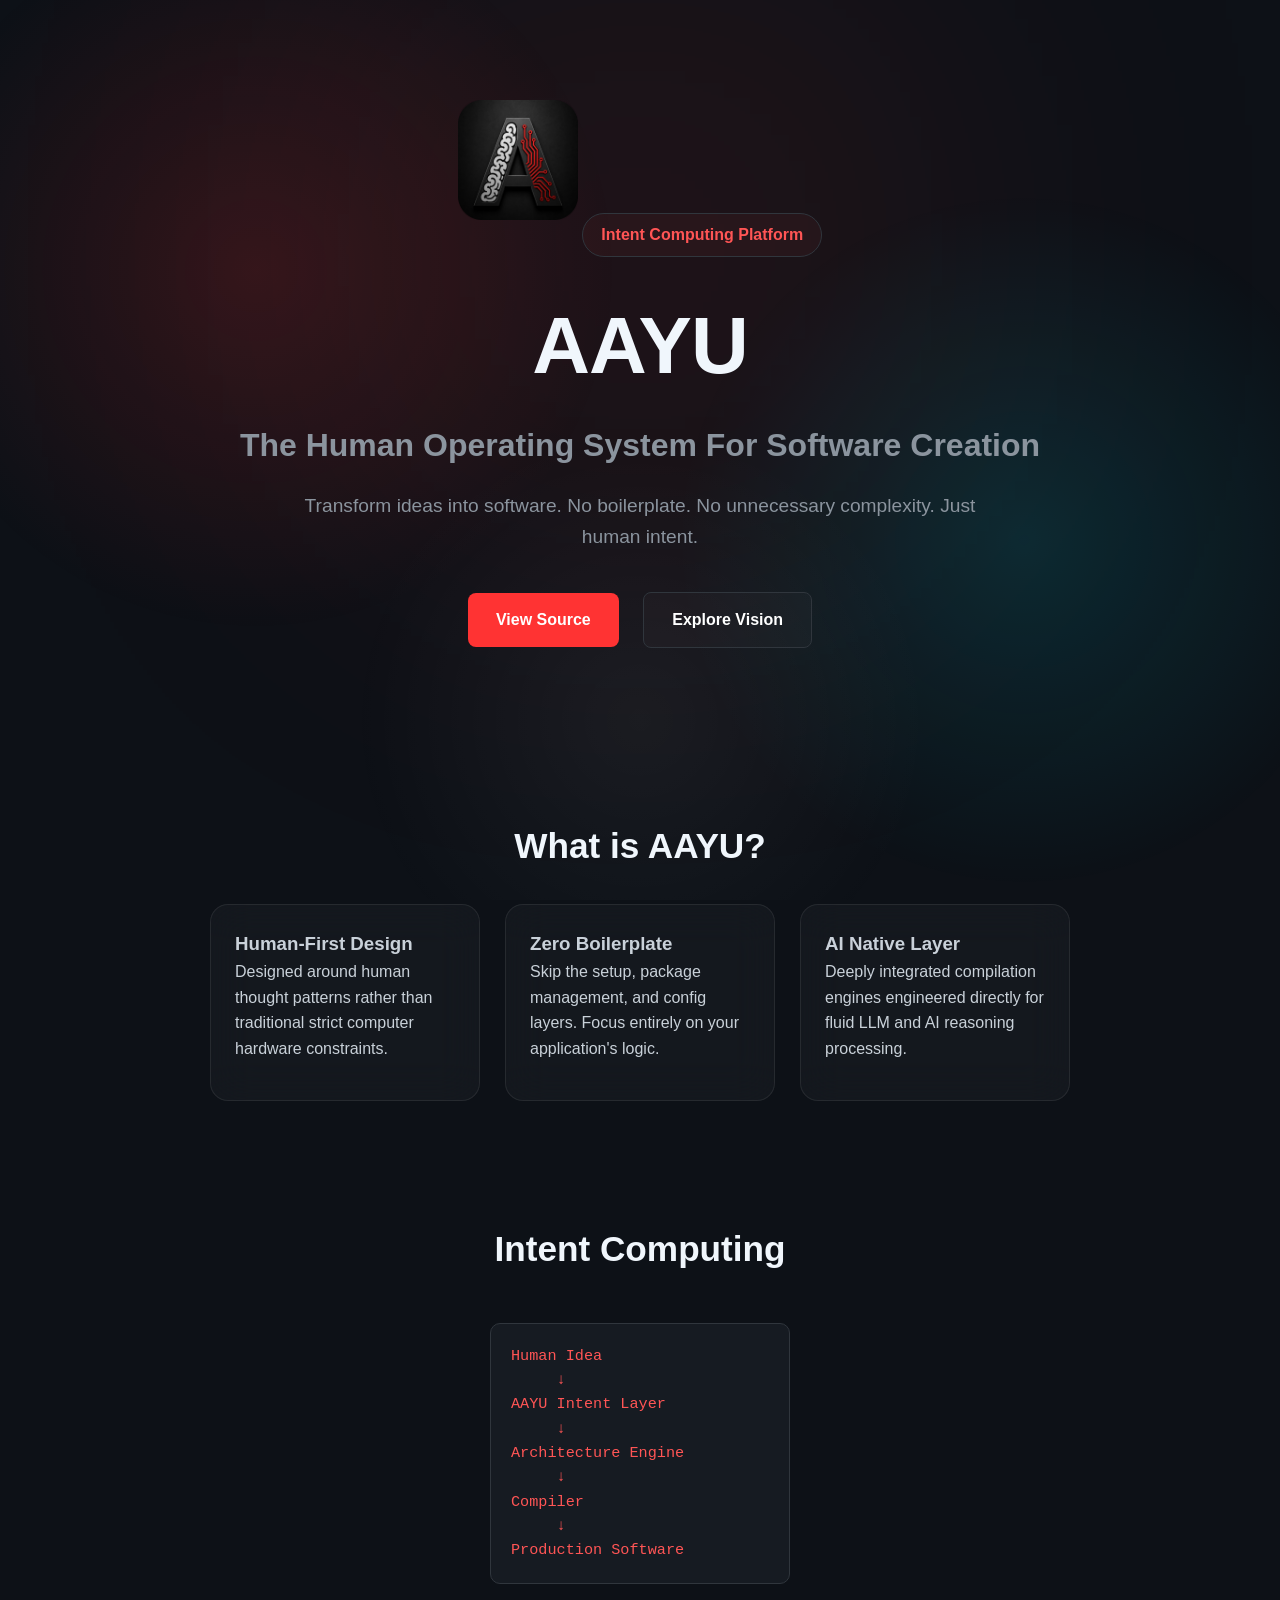
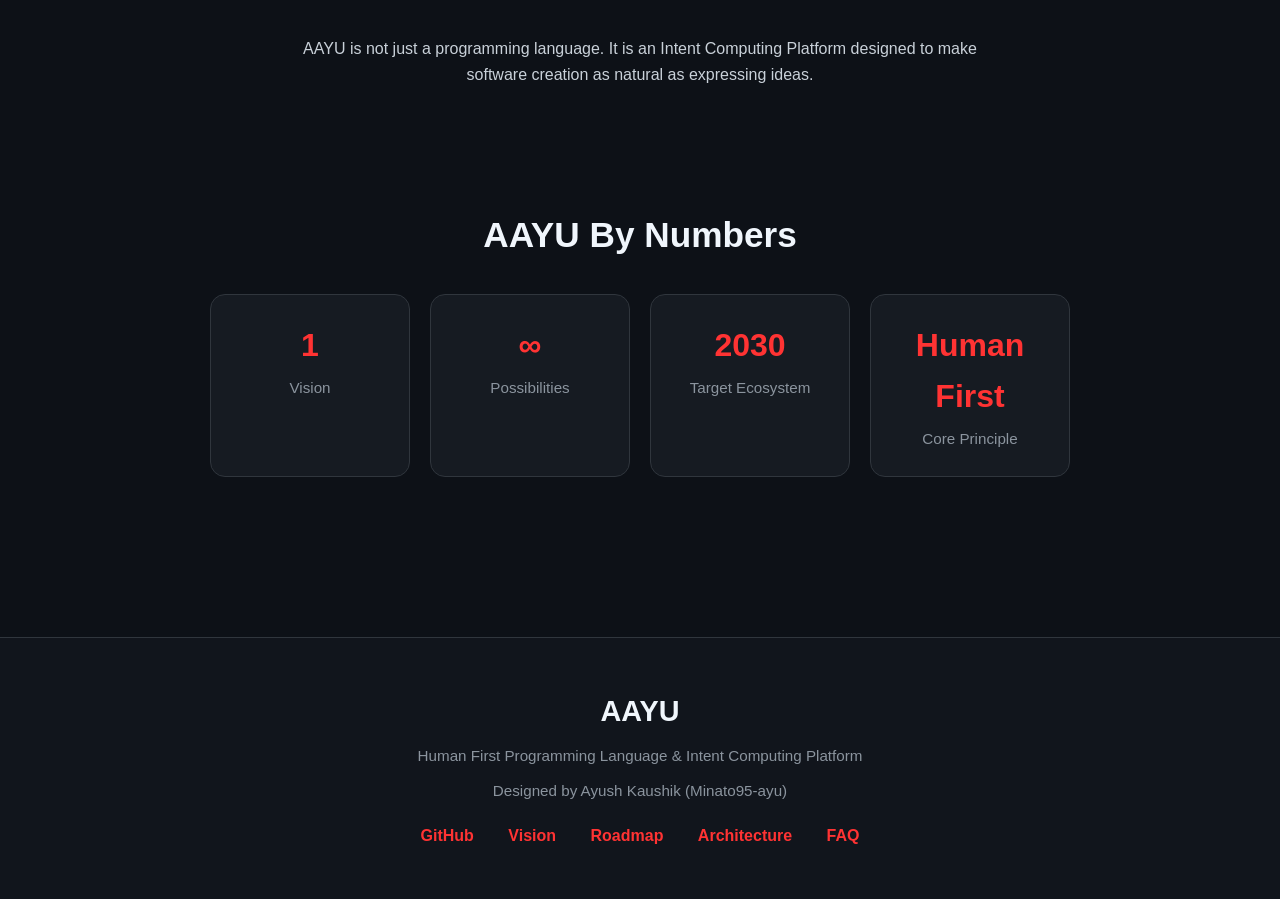
<file: index.html>
<!DOCTYPE html>
<html lang="en">
<head>
    <meta charset="UTF-8">
    <meta name="viewport" content="width=device-width, initial-scale=1.0">
    
    <title>AAYU | The Human Operating System For Software Creation</title>
    <meta name="description" content="AAYU is a Human-First Intent Computing Platform that transforms human ideas into production-ready software through intent-driven development.">
    <meta name="keywords" content="AAYU, AAYU Programming Language, Intent Computing, Human First Programming Language, AI Native Development, Future Programming Language, Intent Driven Development">
    <meta name="robots" content="index, follow">
    <link rel="canonical" href="https://minato95-ayu.github.io/AAYU/">

    <script type="application/ld+json">
    {
      "@context": "https://schema.org",
      "@type": "SoftwareApplication",
      "name": "AAYU",
      "applicationCategory": "DeveloperApplication",
      "operatingSystem": "Cross Platform",
      "description": "Human First Programming Language and Intent Computing Platform",
      "creator": {
        "@type": "Person",
        "name": "Ayush Kaushik"
      }
    }
    </script>

    <style>
        /* Base Dark Theme & Reset */
        * {
            box-sizing: border-box;
            margin: 0;
            padding: 0;
        }
        body {
            background-color: #0d1117;
            color: #c9d1d9;
            font-family: -apple-system, BlinkMacSystemFont, "Segoe UI", Helvetica, Arial, sans-serif;
            overflow-x: hidden;
            line-height: 1.6;
        }
        section {
            max-width: 900px;
            margin: 0 auto;
            padding: 60px 20px;
        }
        h2 {
            font-size: 2.2rem;
            color: #f0f6fc;
            margin-bottom: 20px;
            text-align: center;
        }
        p {
            margin-bottom: 15px;
        }

        /* 1. Animated Background Particles */
        #particles {
            position: fixed;
            top: 0;
            left: 0;
            width: 100%;
            height: 100%;
            z-index: -10;
            background:
                radial-gradient(circle at 20% 30%, rgba(255,51,51,0.15), transparent 30%),
                radial-gradient(circle at 80% 60%, rgba(0,229,255,0.12), transparent 30%),
                radial-gradient(circle at 50% 80%, rgba(255,255,255,0.05), transparent 30%);
            animation: moveBg 12s infinite alternate ease-in-out;
        }
        @keyframes moveBg {
            0% { transform: scale(1); }
            100% { transform: scale(1.1); }
        }

        /* 2. Premium Hero Section */
        .hero {
            text-align: center;
            padding: 100px 20px;
            position: relative;
        }
        .hero-bg {
            position: absolute;
            width: 500px;
            height: 500px;
            background: #ff3333;
            filter: blur(180px);
            opacity: .12;
            left: 50%;
            transform: translateX(-50%);
            top: 0;
            z-index: -1;
        }
        .logo {
            max-width: 120px;
            margin-bottom: 20px;
        }
        .badge {
            display: inline-block;
            padding: 8px 18px;
            border: 1px solid #30363d;
            border-radius: 999px;
            color: #ff5555;
            margin-bottom: 25px;
            font-weight: 600;
            background: rgba(255, 85, 85, 0.05);
        }
        .hero h1 {
            font-size: 5rem;
            margin: 0;
            color: #f0f6fc;
            letter-spacing: -1px;
        }
        .hero h2 {
            border: none;
            font-size: 2rem;
            margin-top: 10px;
            color: #8b949e;
        }
        .hero-text {
            max-width: 700px;
            margin: 20px auto;
            color: #8b949e;
            font-size: 1.2rem;
        }
        .hero-buttons {
            margin-top: 30px;
        }
        .primary-btn {
            background: #ff3333;
            color: white;
            text-decoration: none;
            padding: 14px 28px;
            border-radius: 8px;
            margin: 10px;
            display: inline-block;
            font-weight: 600;
            transition: 0.3s;
        }
        .primary-btn:hover {
            background: #e02424;
            box-shadow: 0 0 15px rgba(255, 51, 51, 0.4);
        }
        .secondary-btn {
            border: 1px solid #30363d;
            color: white;
            text-decoration: none;
            padding: 14px 28px;
            border-radius: 8px;
            margin: 10px;
            display: inline-block;
            font-weight: 600;
            transition: 0.3s;
            background: rgba(255, 255, 255, 0.02);
        }
        .secondary-btn:hover {
            background: rgba(255, 255, 255, 0.1);
            border-color: #8b949e;
        }

        /* 3. New Vision Section & Code blocks */
        #vision {
            text-align: center;
        }
        pre {
            background: #161b22;
            border: 1px solid #30363d;
            border-radius: 10px;
            padding: 20px;
            font-family: "SFMono-Regular", Consolas, "Liberation Mono", Menlo, monospace;
            font-size: 0.95rem;
            color: #ff5555;
            overflow-x: auto;
            margin: 25px 0;
            text-align: left;
            display: inline-block;
            min-width: 300px;
            max-width: 100%;
        }

        /* 4. Premium Glassmorphism Cards */
        .card-container {
            display: grid;
            grid-template-columns: repeat(auto-fit, minmax(250px, 1fr));
            gap: 25px;
            margin-top: 30px;
        }
        .card {
            background: rgba(255, 255, 255, 0.03);
            backdrop-filter: blur(20px);
            -webkit-backdrop-filter: blur(20px);
            border: 1px solid rgba(255, 255, 255, 0.08);
            border-radius: 18px;
            padding: 24px;
            transition: .4s;
        }
        .card:hover {
            transform: translateY(-8px);
            box-shadow: 0 0 30px rgba(255, 51, 51, .25);
            border-color: #ff3333;
        }

        /* 5. Live Stats Section */
        .stats-grid {
            display: grid;
            grid-template-columns: repeat(auto-fit, minmax(180px, 1fr));
            gap: 20px;
            margin-top: 30px;
        }
        .stat-box {
            text-align: center;
            padding: 25px;
            background: #161b22;
            border-radius: 15px;
            border: 1px solid #30363d;
            transition: 0.3s;
        }
        .stat-box:hover {
            border-color: #58a6ff;
        }
        .stat-box h3 {
            font-size: 2rem;
            color: #ff3333;
            margin-bottom: 5px;
        }
        .stat-box p {
            margin: 0;
            color: #8b949e;
            font-size: 0.95rem;
        }

        /* 6. Premium Footer */
        footer {
            margin-top: 100px;
            padding: 50px 20px;
            text-align: center;
            border-top: 1px solid #30363d;
            background: rgba(22, 27, 34, 0.5);
        }
        footer h2 {
            font-size: 1.8rem;
            color: #f0f6fc;
            margin-bottom: 10px;
        }
        footer p {
            color: #8b949e;
            font-size: 0.95rem;
            margin-bottom: 10px;
        }
        .footer-links {
            margin-top: 20px;
        }
        .footer-links a {
            margin: 0 15px;
            color: #ff3333;
            text-decoration: none;
            font-weight: 600;
            transition: 0.3s;
        }
        .footer-links a:hover {
            color: #ff5555;
            text-decoration: underline;
        }
    </style>
</head>
<body>

    <div id="particles"></div>

    <header class="hero">
        <div class="hero-bg"></div>
        <img src="logo.png" alt="AAYU Logo" class="logo">
        
        <div class="badge">
            Intent Computing Platform
        </div>

        <h1>AAYU</h1>
        <h2>The Human Operating System For Software Creation</h2>

        <p class="hero-text">
            Transform ideas into software. No boilerplate. No unnecessary complexity. Just human intent.
        </p>

        <div class="hero-buttons">
            <a href="https://github.com/Minato95-ayu/AAYU" class="primary-btn">View Source</a>
            <a href="#vision" class="secondary-btn">Explore Vision</a>
        </div>
    </header>

    <section id="about">
        <h2>What is AAYU?</h2>
        <div class="card-container">
            <div class="card">
                <h3>Human-First Design</h3>
                <p>Designed around human thought patterns rather than traditional strict computer hardware constraints.</p>
            </div>
            <div class="card">
                <h3>Zero Boilerplate</h3>
                <p>Skip the setup, package management, and config layers. Focus entirely on your application's logic.</p>
            </div>
            <div class="card">
                <h3>AI Native Layer</h3>
                <p>Deeply integrated compilation engines engineered directly for fluid LLM and AI reasoning processing.</p>
            </div>
        </div>
    </section>

    <section id="vision">
        <h2>Intent Computing</h2>
<pre>
Human Idea
     ↓
AAYU Intent Layer
     ↓
Architecture Engine
     ↓
Compiler
     ↓
Production Software
</pre>
        <p style="max-width: 700px; margin: 20px auto 0 auto;">
            AAYU is not just a programming language. It is an Intent Computing Platform designed to make software creation as natural as expressing ideas.
        </p>
    </section>

    <section id="stats">
        <h2>AAYU By Numbers</h2>
        <div class="stats-grid">
            <div class="stat-box">
                <h3>1</h3>
                <p>Vision</p>
            </div>
            <div class="stat-box">
                <h3>∞</h3>
                <p>Possibilities</p>
            </div>
            <div class="stat-box">
                <h3>2030</h3>
                <p>Target Ecosystem</p>
            </div>
            <div class="stat-box">
                <h3>Human First</h3>
                <p>Core Principle</p>
            </div>
        </div>
    </section>

    <footer>
        <h2>AAYU</h2>
        <p>Human First Programming Language & Intent Computing Platform</p>
        <p>Designed by Ayush Kaushik (Minato95-ayu)</p>
        <div class="footer-links">
            <a href="https://github.com/Minato95-ayu/AAYU">GitHub</a>
            <a href="vision.html">Vision</a>
            <a href="roadmap.html">Roadmap</a>
            <a href="architecture.html">Architecture</a>
            <a href="faq.html">FAQ</a>
        </div>
        </footer>

</body>
</html>
</file>
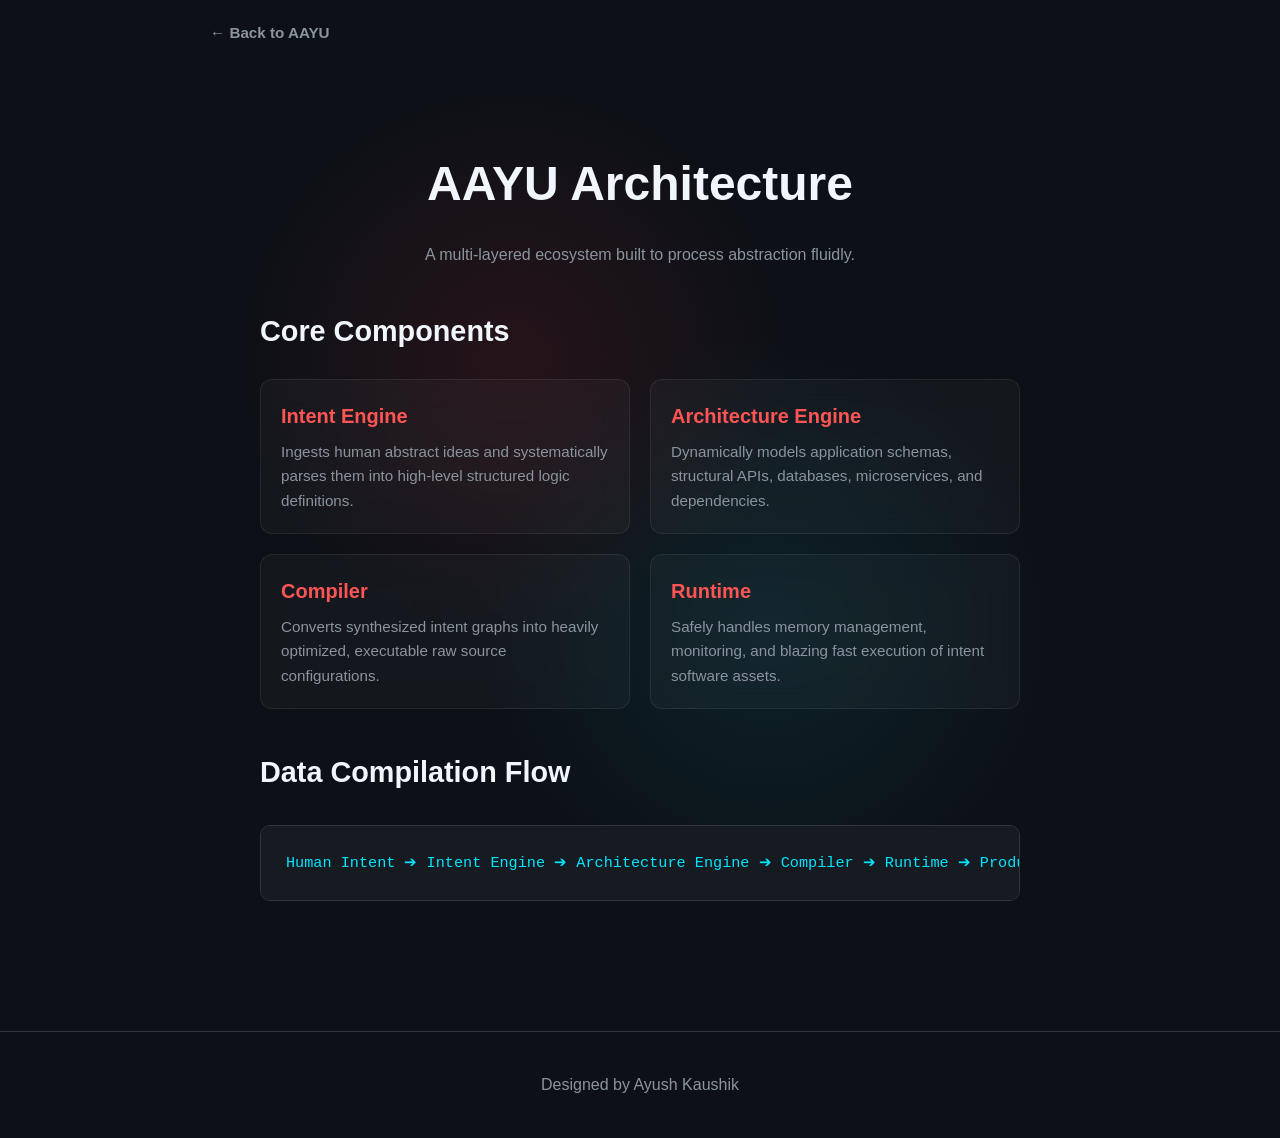
<file: architecture.html>
<!DOCTYPE html>
<html lang="en">
<head>
    <meta charset="UTF-8">
    <meta name="viewport" content="width=device-width, initial-scale=1.0">
    <title>System Architecture | AAYU Platform</title>
    <meta name="description" content="Technical deep-dive into the architectural components of AAYU, including Intent Engine, Architecture Engine, and Compiler.">
    <meta name="keywords" content="AAYU Architecture, Intent Engine, Code Compiler, Runtime System, Architectural Layout">
    <link rel="canonical" href="https://minato95-ayu.github.io/AAYU/architecture.html">
    <style>
        * { box-sizing: border-box; margin: 0; padding: 0; }
        body { background-color: #0d1117; color: #c9d1d9; font-family: -apple-system, BlinkMacSystemFont, "Segoe UI", Helvetica, Arial, sans-serif; overflow-x: hidden; line-height: 1.6; }
        #particles { position: fixed; top: 0; left: 0; width: 100%; height: 100%; z-index: -10; background: radial-gradient(circle at 40% 40%, rgba(255,51,51,0.1), transparent 30%), radial-gradient(circle at 60% 70%, rgba(0,229,255,0.08), transparent 30%); animation: moveBg 12s infinite alternate ease-in-out; }
        @keyframes moveBg { 0% { transform: scale(1); } 100% { transform: scale(1.1); } }
        nav { padding: 20px; max-width: 900px; margin: 0 auto; }
        nav a { color: #8b949e; text-decoration: none; font-weight: 600; font-size: 0.95rem; }
        nav a:hover { color: #ff3333; }
        section { max-width: 800px; margin: 40px auto; padding: 40px 20px; }
        h1 { font-size: 3rem; color: #f0f6fc; margin-bottom: 20px; text-align: center; }
        h2 { font-size: 1.8rem; color: #f0f6fc; margin-top: 40px; margin-bottom: 20px; }
        
        .comp-grid { display: grid; grid-template-columns: repeat(auto-fit, minmax(250px, 1fr)); gap: 20px; margin-top: 25px; }
        .comp-card { background: rgba(255, 255, 255, 0.03); border: 1px solid rgba(255,255,255,0.08); border-radius: 12px; padding: 20px; backdrop-filter: blur(15px); transition: 0.3s; }
        .comp-card:hover { border-color: #ff3333; transform: translateY(-3px); }
        .comp-card h3 { color: #ff5555; margin-bottom: 8px; font-size: 1.25rem; }
        .comp-card p { color: #8b949e; font-size: 0.95rem; }

        pre { background: #161b22; border: 1px solid #30363d; border-radius: 10px; padding: 25px; font-family: monospace; font-size: 0.95rem; color: #00e5ff; overflow-x: auto; text-align: center; margin: 30px 0; }
        footer { text-align: center; padding: 40px; color: #8b949e; border-top: 1px solid #30363d; margin-top: 60px; }
    </style>
</head>
<body>
    <div id="particles"></div>
    <nav><a href="index.html">← Back to AAYU</a></nav>

    <section>
        <h1>AAYU Architecture</h1>
        <p style="text-align: center; color: #8b949e;">A multi-layered ecosystem built to process abstraction fluidly.</p>
        
        <h2>Core Components</h2>
        <div class="comp-grid">
            <div class="comp-card">
                <h3>Intent Engine</h3>
                <p>Ingests human abstract ideas and systematically parses them into high-level structured logic definitions.</p>
            </div>
            <div class="comp-card">
                <h3>Architecture Engine</h3>
                <p>Dynamically models application schemas, structural APIs, databases, microservices, and dependencies.</p>
            </div>
            <div class="comp-card">
                <h3>Compiler</h3>
                <p>Converts synthesized intent graphs into heavily optimized, executable raw source configurations.</p>
            </div>
            <div class="comp-card">
                <h3>Runtime</h3>
                <p>Safely handles memory management, monitoring, and blazing fast execution of intent software assets.</p>
            </div>
        </div>

        <h2>Data Compilation Flow</h2>
<pre>
Human Intent ➔ Intent Engine ➔ Architecture Engine ➔ Compiler ➔ Runtime ➔ Production Software
</pre>
    </section>

    <footer>Designed by Ayush Kaushik</footer>
</body>
</html>
</file>
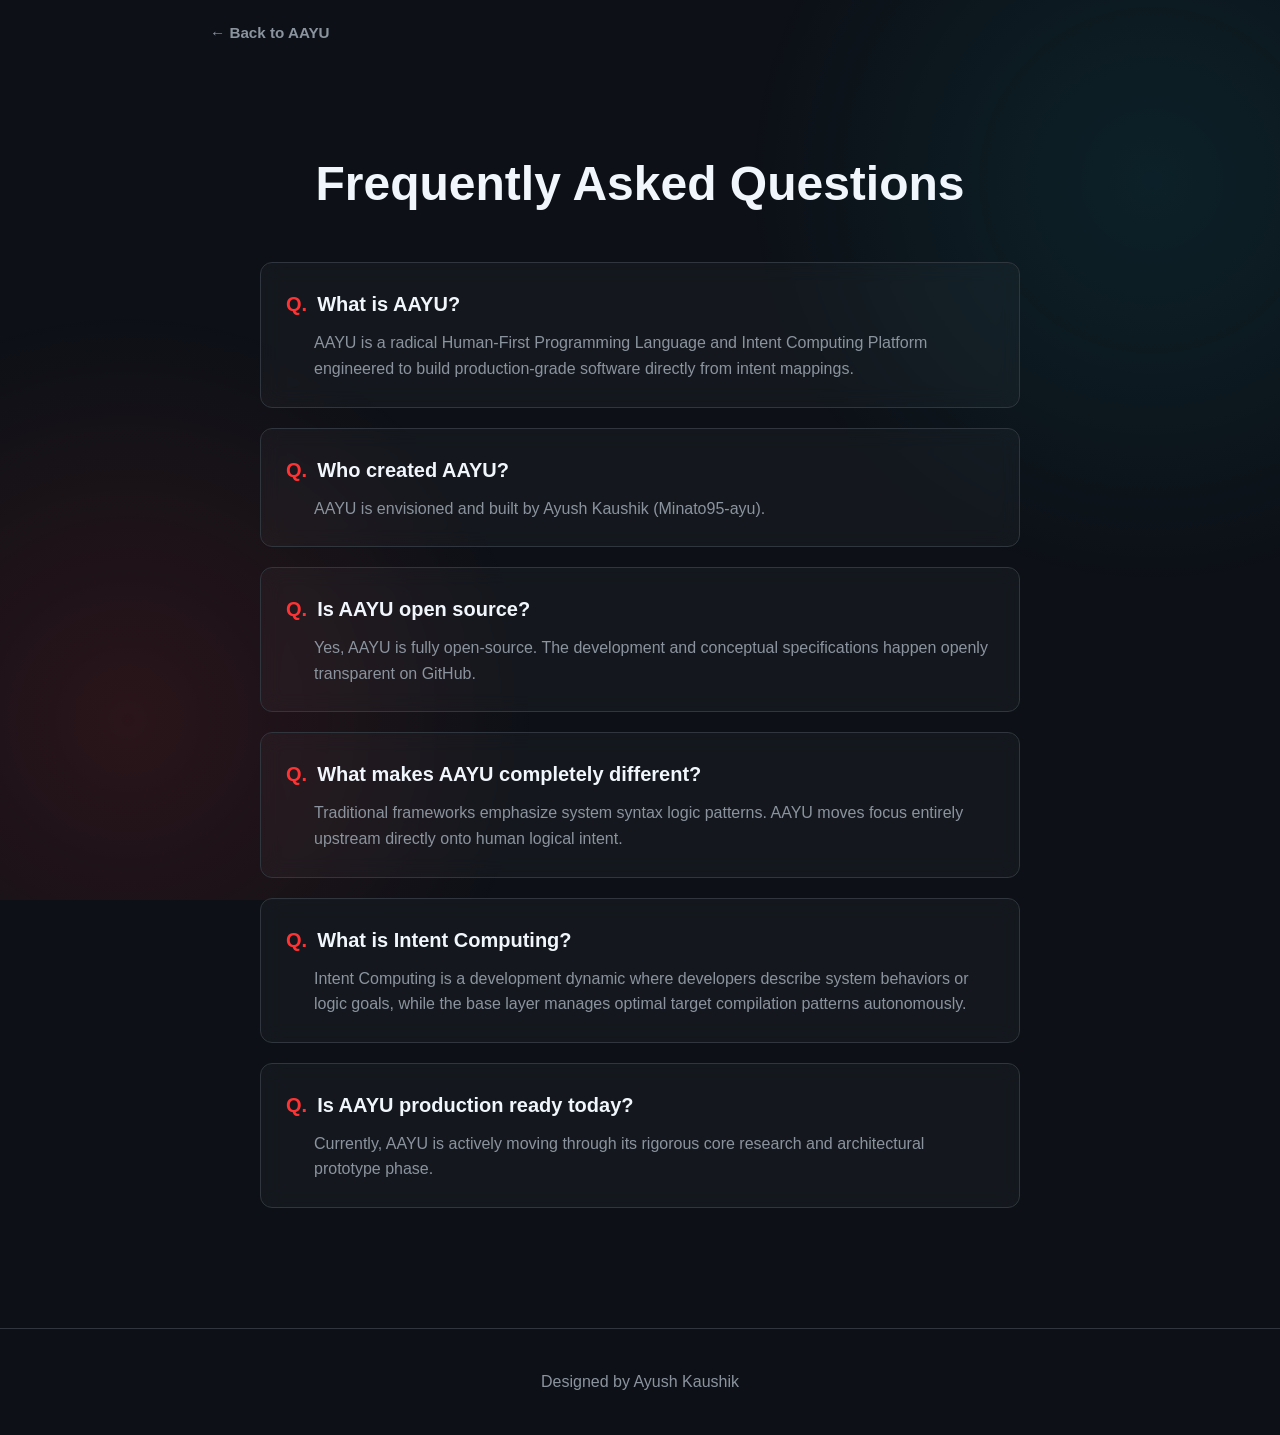
<file: faq.html>
<!DOCTYPE html>
<html lang="en">
<head>
    <meta charset="UTF-8">
    <meta name="viewport" content="width=device-width, initial-scale=1.0">
    <title>FAQ | Frequently Asked Questions</title>
    <meta name="description" content="Got questions about AAYU? Read our official FAQ to understand Intent Computing, its creator Ayush Kaushik, and open-source roadmap.">
    <meta name="keywords" content="AAYU FAQ, Intent Computing Explained, Open Source AAYU, Ayush Kaushik project">
    <link rel="canonical" href="https://minato95-ayu.github.io/AAYU/faq.html">
    <style>
        * { box-sizing: border-box; margin: 0; padding: 0; }
        body { background-color: #0d1117; color: #c9d1d9; font-family: -apple-system, BlinkMacSystemFont, "Segoe UI", Helvetica, Arial, sans-serif; overflow-x: hidden; line-height: 1.6; }
        #particles { position: fixed; top: 0; left: 0; width: 100%; height: 100%; z-index: -10; background: radial-gradient(circle at 10% 80%, rgba(255,51,51,0.12), transparent 30%), radial-gradient(circle at 90% 20%, rgba(0,229,255,0.08), transparent 30%); animation: moveBg 12s infinite alternate ease-in-out; }
        @keyframes moveBg { 0% { transform: scale(1); } 100% { transform: scale(1.1); } }
        nav { padding: 20px; max-width: 900px; margin: 0 auto; }
        nav a { color: #8b949e; text-decoration: none; font-weight: 600; font-size: 0.95rem; }
        nav a:hover { color: #ff3333; }
        section { max-width: 800px; margin: 40px auto; padding: 40px 20px; }
        h1 { font-size: 3rem; color: #f0f6fc; margin-bottom: 40px; text-align: center; }
        
        .faq-item { background: rgba(255, 255, 255, 0.03); border: 1px solid #30363d; border-radius: 12px; padding: 25px; margin-bottom: 20px; backdrop-filter: blur(10px); }
        .faq-item h3 { color: #f0f6fc; font-size: 1.25rem; margin-bottom: 10px; display: flex; align-items: center; }
        .faq-item h3::before { content: "Q."; color: #ff3333; margin-right: 10px; font-weight: bold; }
        .faq-item p { color: #8b949e; font-size: 1rem; padding-left: 28px; }
        footer { text-align: center; padding: 40px; color: #8b949e; border-top: 1px solid #30363d; margin-top: 60px; }
    </style>
</head>
<body>
    <div id="particles"></div>
    <nav><a href="index.html">← Back to AAYU</a></nav>

    <section>
        <h1>Frequently Asked Questions</h1>
        
        <div class="faq-item">
            <h3>What is AAYU?</h3>
            <p>AAYU is a radical Human-First Programming Language and Intent Computing Platform engineered to build production-grade software directly from intent mappings.</p>
        </div>

        <div class="faq-item">
            <h3>Who created AAYU?</h3>
            <p>AAYU is envisioned and built by Ayush Kaushik (Minato95-ayu).</p>
        </div>

        <div class="faq-item">
            <h3>Is AAYU open source?</h3>
            <p>Yes, AAYU is fully open-source. The development and conceptual specifications happen openly transparent on GitHub.</p>
        </div>

        <div class="faq-item">
            <h3>What makes AAYU completely different?</h3>
            <p>Traditional frameworks emphasize system syntax logic patterns. AAYU moves focus entirely upstream directly onto human logical intent.</p>
        </div>

        <div class="faq-item">
            <h3>What is Intent Computing?</h3>
            <p>Intent Computing is a development dynamic where developers describe system behaviors or logic goals, while the base layer manages optimal target compilation patterns autonomously.</p>
        </div>

        <div class="faq-item">
            <h3>Is AAYU production ready today?</h3>
            <p>Currently, AAYU is actively moving through its rigorous core research and architectural prototype phase.</p>
        </div>
    </section>

    <footer>Designed by Ayush Kaushik</footer>
</body>
</html>
</file>
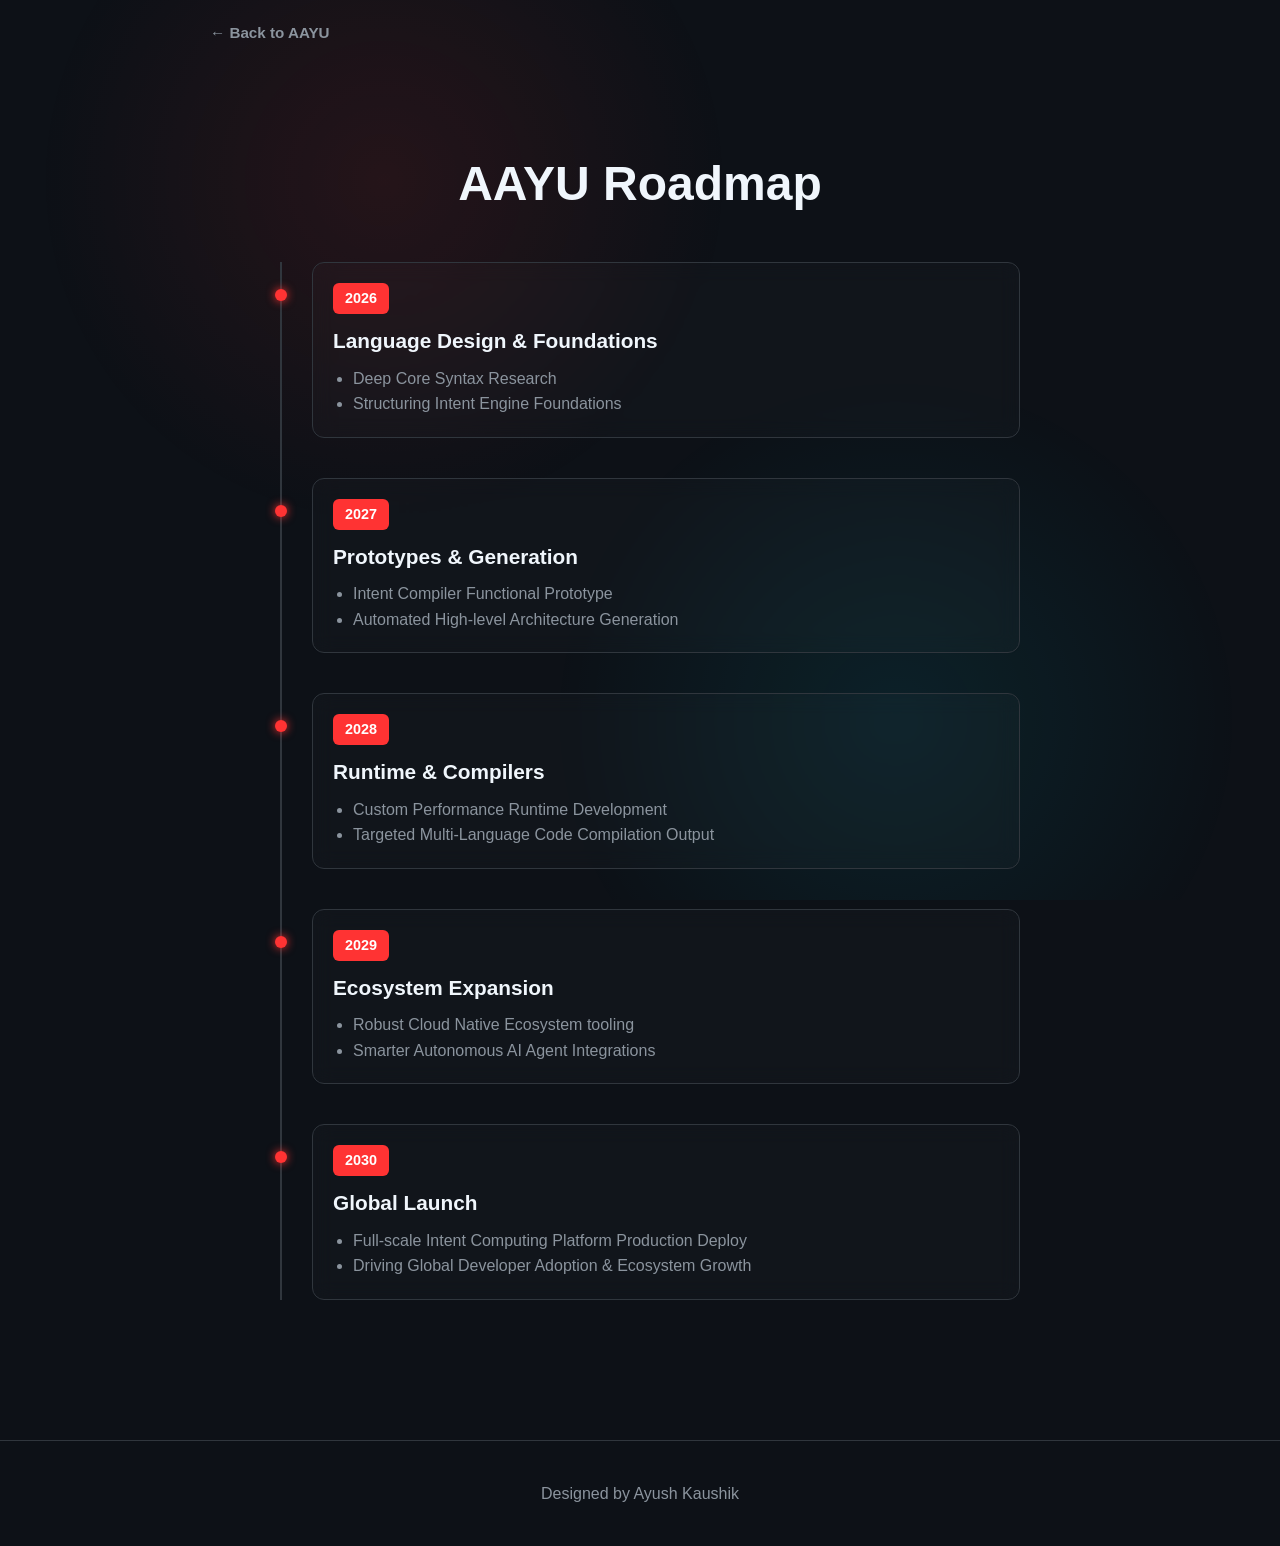
<file: roadmap.html>
<!DOCTYPE html>
<html lang="en">
<head>
    <meta charset="UTF-8">
    <meta name="viewport" content="width=device-width, initial-scale=1.0">
    <title>Project Roadmap | AAYU Platform</title>
    <meta name="description" content="Follow the development milestones of the AAYU Programming Language from core research in 2026 to a full Intent Computing Platform by 2030.">
    <meta name="keywords" content="AAYU Roadmap, Intent Compiler, Language Design, Tech Timeline 2030, Cloud Native Ecosystem">
    <link rel="canonical" href="https://minato95-ayu.github.io/AAYU/roadmap.html">
    <style>
        * { box-sizing: border-box; margin: 0; padding: 0; }
        body { background-color: #0d1117; color: #c9d1d9; font-family: -apple-system, BlinkMacSystemFont, "Segoe UI", Helvetica, Arial, sans-serif; overflow-x: hidden; line-height: 1.6; }
        #particles { position: fixed; top: 0; left: 0; width: 100%; height: 100%; z-index: -10; background: radial-gradient(circle at 30% 20%, rgba(255,51,51,0.1), transparent 30%), radial-gradient(circle at 70% 80%, rgba(0,229,255,0.08), transparent 30%); animation: moveBg 12s infinite alternate ease-in-out; }
        @keyframes moveBg { 0% { transform: scale(1); } 100% { transform: scale(1.1); } }
        nav { padding: 20px; max-width: 900px; margin: 0 auto; }
        nav a { color: #8b949e; text-decoration: none; font-weight: 600; font-size: 0.95rem; }
        nav a:hover { color: #ff3333; }
        section { max-width: 800px; margin: 40px auto; padding: 40px 20px; }
        h1 { font-size: 3rem; color: #f0f6fc; margin-bottom: 40px; text-align: center; }
        
        /* Interactive Timeline Style */
        <Timeline>
        {/* Reason: Multi-year technological engineering roadmap where order and milestones hold exact info value. */}
        .timeline { border-left: 2px solid #30363d; margin-left: 20px; padding-left: 30px; position: relative; }
        .timeline-event { position: relative; margin-bottom: 40px; background: rgba(255,255,255,0.02); border: 1px solid #30363d; padding: 20px; border-radius: 12px; backdrop-filter: blur(10px); }
        .timeline-event::before { content: ''; position: absolute; width: 12px; height: 12px; background: #ff3333; border-radius: 50%; left: -38px; top: 26px; box-shadow: 0 0 10px #ff3333; }
        .time-badge { display: inline-block; padding: 4px 12px; background: #ff3333; color: white; border-radius: 6px; font-weight: bold; font-size: 0.9rem; margin-bottom: 10px; }
        .timeline-event h3 { color: #f0f6fc; margin-bottom: 8px; font-size: 1.3rem; }
        .timeline-event ul { margin-left: 20px; color: #8b949e; }
        footer { text-align: center; padding: 40px; color: #8b949e; border-top: 1px solid #30363d; margin-top: 60px; }
    </style>
</head>
<body>
    <div id="particles"></div>
    <nav><a href="index.html">← Back to AAYU</a></nav>

    <section>
        <h1>AAYU Roadmap</h1>
        <div class="timeline">
            <div class="timeline-event">
                <span class="time-badge">2026</span>
                <h3>Language Design & Foundations</h3>
                <ul>
                    <li>Deep Core Syntax Research</li>
                    <li>Structuring Intent Engine Foundations</li>
                </ul>
            </div>
            <div class="timeline-event">
                <span class="time-badge">2027</span>
                <h3>Prototypes & Generation</h3>
                <ul>
                    <li>Intent Compiler Functional Prototype</li>
                    <li>Automated High-level Architecture Generation</li>
                </ul>
            </div>
            <div class="timeline-event">
                <span class="time-badge">2028</span>
                <h3>Runtime & Compilers</h3>
                <ul>
                    <li>Custom Performance Runtime Development</li>
                    <li>Targeted Multi-Language Code Compilation Output</li>
                </ul>
            </div>
            <div class="timeline-event">
                <span class="time-badge">2029</span>
                <h3>Ecosystem Expansion</h3>
                <ul>
                    <li>Robust Cloud Native Ecosystem tooling</li>
                    <li>Smarter Autonomous AI Agent Integrations</li>
                </ul>
            </div>
            <div class="timeline-event">
                <span class="time-badge">2030</span>
                <h3>Global Launch</h3>
                <ul>
                    <li>Full-scale Intent Computing Platform Production Deploy</li>
                    <li>Driving Global Developer Adoption & Ecosystem Growth</li>
                </ul>
            </div>
        </div>
    </section>

    <footer>Designed by Ayush Kaushik</footer>
</body>
</html>
</file>
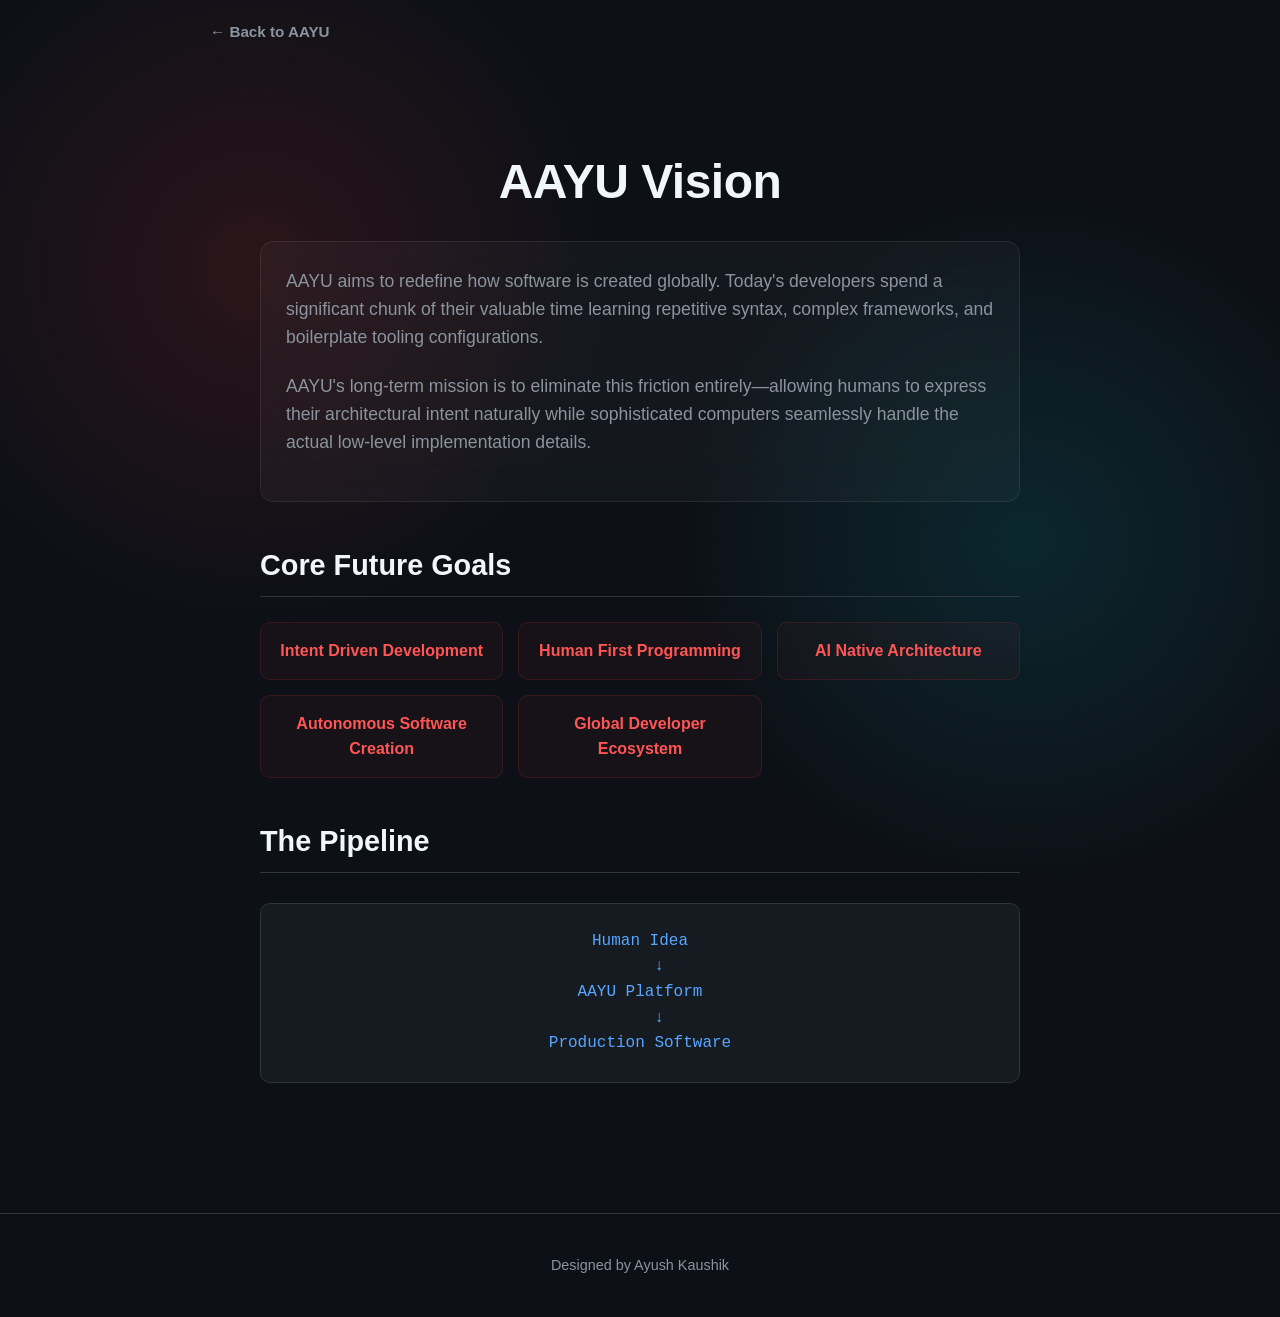
<file: vision.html>
<!DOCTYPE html>
<html lang="en">
<head>
    <meta charset="UTF-8">
    <meta name="viewport" content="width=device-width, initial-scale=1.0">
    <title>Our Vision | AAYU Intent Computing</title>
    <meta name="description" content="Explore the long-term vision of AAYU. We aim to redefine software creation through Human-First Programming and Intent-Driven Development.">
    <meta name="keywords" content="AAYU Vision, Future Programming Language, Intent Driven Development, Human First Programming, AI Native Architecture">
    <link rel="canonical" href="https://minato95-ayu.github.io/AAYU/vision.html">
    <style>
        * { box-sizing: border-box; margin: 0; padding: 0; }
        body { background-color: #0d1117; color: #c9d1d9; font-family: -apple-system, BlinkMacSystemFont, "Segoe UI", Helvetica, Arial, sans-serif; overflow-x: hidden; line-height: 1.6; }
        
        #particles {
            position: fixed; top: 0; left: 0; width: 100%; height: 100%; z-index: -10;
            background: radial-gradient(circle at 20% 30%, rgba(255,51,51,0.12), transparent 30%), radial-gradient(circle at 80% 60%, rgba(0,229,255,0.1), transparent 30%);
            animation: moveBg 12s infinite alternate ease-in-out;
        }
        @keyframes moveBg { 0% { transform: scale(1); } 100% { transform: scale(1.1); } }

        nav { padding: 20px; max-width: 900px; margin: 0 auto; display: flex; justify-content: space-between; align-items: center; }
        nav a { color: #8b949e; text-decoration: none; font-weight: 600; font-size: 0.95rem; transition: 0.3s; }
        nav a:hover { color: #ff3333; }

        section { max-width: 800px; margin: 40px auto; padding: 40px 20px; }
        h1 { font-size: 3rem; color: #f0f6fc; margin-bottom: 20px; text-align: center; letter-spacing: -0.5px; }
        h2 { font-size: 1.8rem; color: #f0f6fc; margin-top: 40px; margin-bottom: 20px; border-bottom: 1px solid #30363d; padding-bottom: 8px; }
        p { margin-bottom: 20px; color: #8b949e; font-size: 1.1rem; }
        
        .card { background: rgba(255, 255, 255, 0.03); backdrop-filter: blur(20px); -webkit-backdrop-filter: blur(20px); border: 1px solid rgba(255, 255, 255, 0.08); border-radius: 14px; padding: 25px; margin-bottom: 20px; }
        
        .goals-grid { display: grid; grid-template-columns: repeat(auto-fit, minmax(220px, 1fr)); gap: 15px; margin-top: 25px; }
        .goal-box { padding: 15px; background: rgba(255, 51, 51, 0.04); border: 1px solid rgba(255, 51, 51, 0.15); border-radius: 10px; text-align: center; color: #ff5555; font-weight: 600; }
        
        pre { background: #161b22; border: 1px solid #30363d; border-radius: 10px; padding: 25px; font-family: monospace; font-size: 1rem; color: #58a6ff; overflow-x: auto; text-align: center; margin: 30px 0; }
        footer { text-align: center; padding: 40px; color: #8b949e; font-size: 0.9rem; border-top: 1px solid #30363d; margin-top: 60px; }
    </style>
</head>
<body>
    <div id="particles"></div>
    <nav><a href="index.html">← Back to AAYU</a></nav>

    <section>
        <h1>AAYU Vision</h1>
        <div class="card">
            <p>AAYU aims to redefine how software is created globally. Today's developers spend a significant chunk of their valuable time learning repetitive syntax, complex frameworks, and boilerplate tooling configurations.</p>
            <p>AAYU's long-term mission is to eliminate this friction entirely—allowing humans to express their architectural intent naturally while sophisticated computers seamlessly handle the actual low-level implementation details.</p>
        </div>

        <h2>Core Future Goals</h2>
        <div class="goals-grid">
            <div class="goal-box">Intent Driven Development</div>
            <div class="goal-box">Human First Programming</div>
            <div class="goal-box">AI Native Architecture</div>
            <div class="goal-box">Autonomous Software Creation</div>
            <div class="goal-box">Global Developer Ecosystem</div>
        </div>

        <h2>The Pipeline</h2>
<pre>
Human Idea
    ↓
AAYU Platform
    ↓
Production Software
</pre>
    </section>

    <footer>Designed by Ayush Kaushik</footer>
</body>
</html>
</file>
